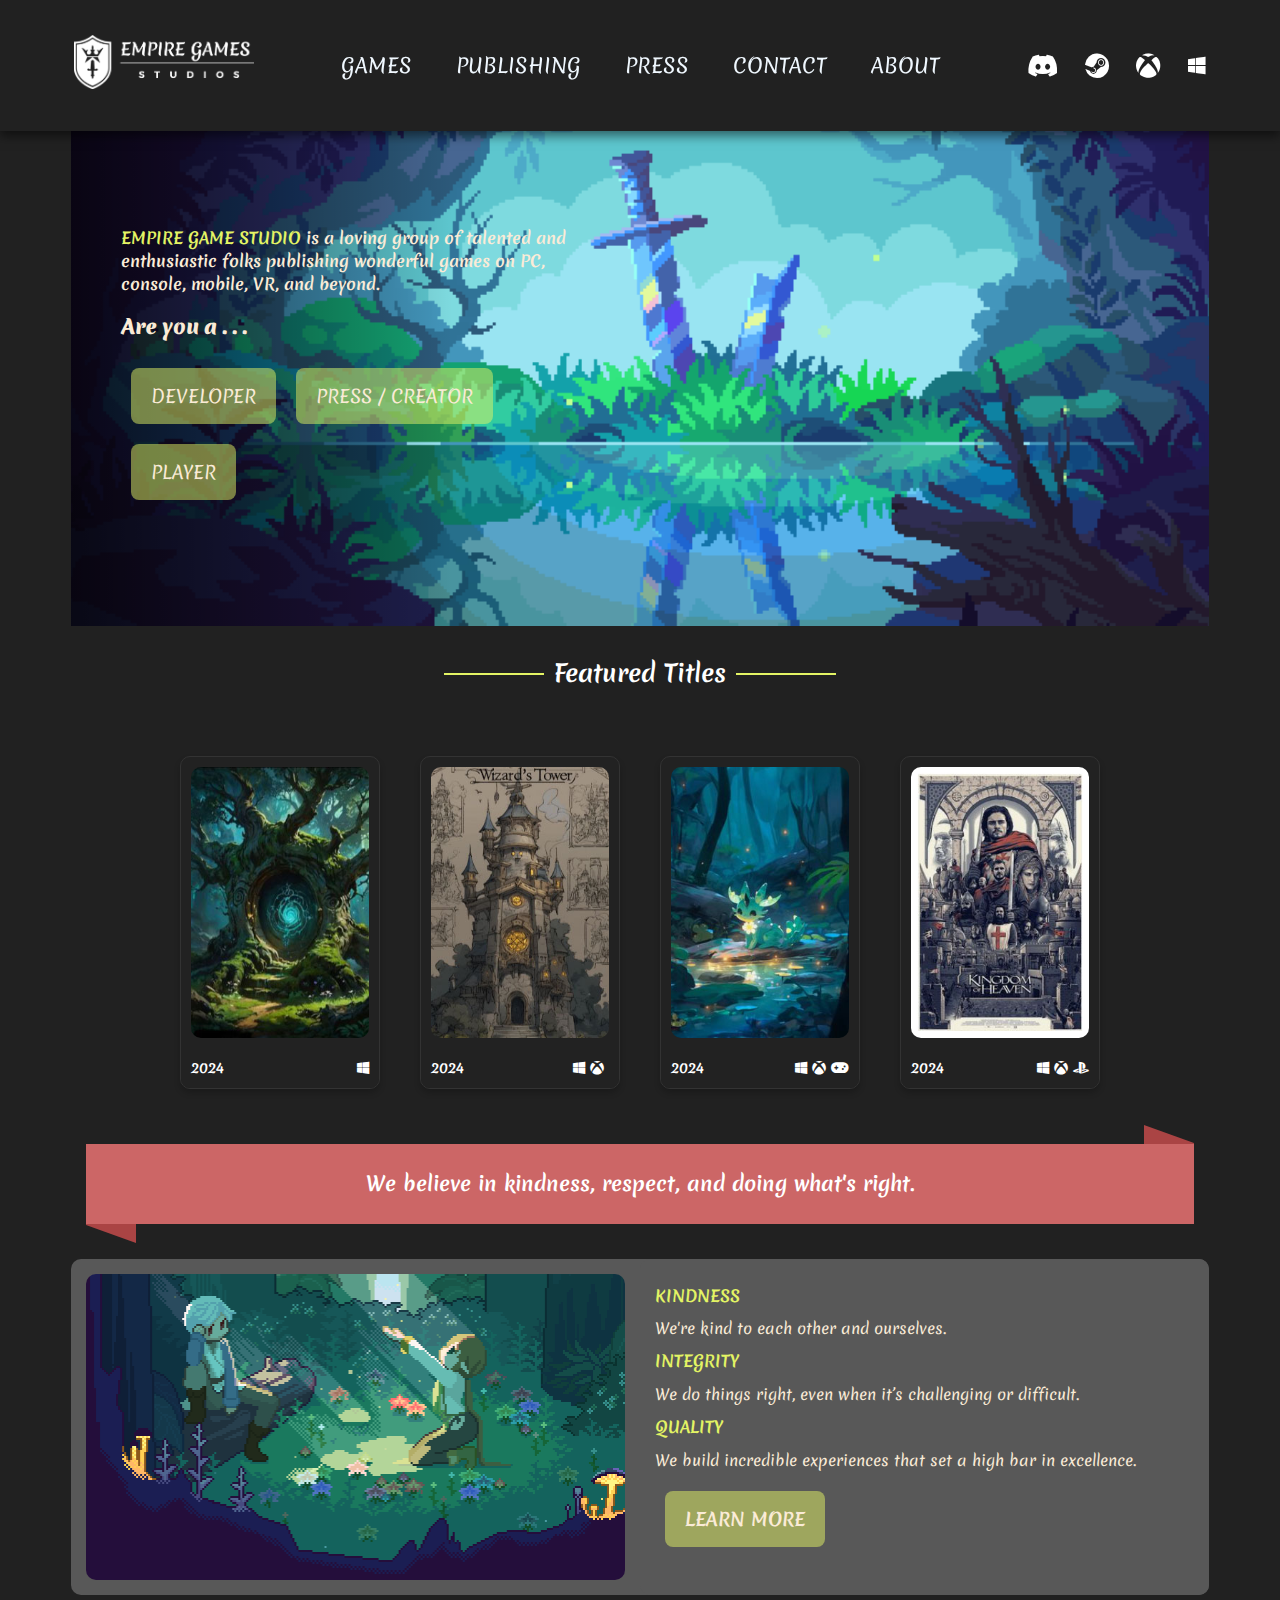
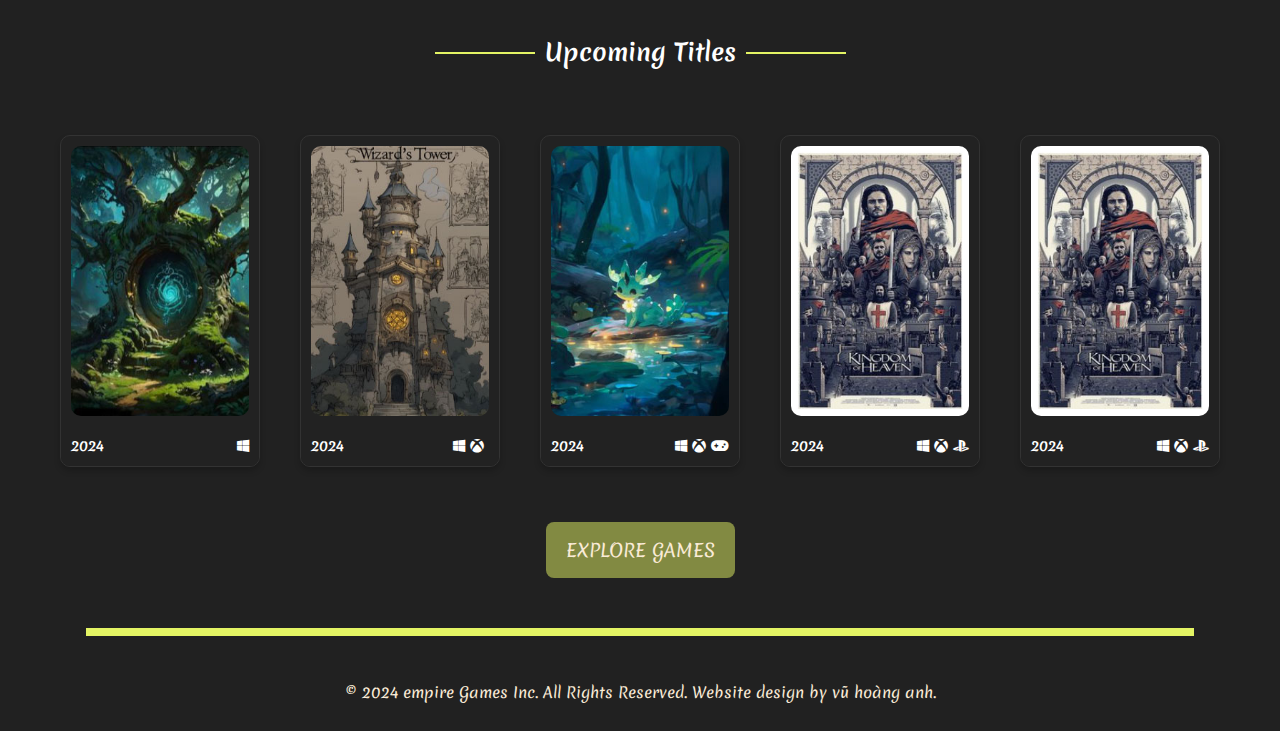
<file: index.html>
<!doctype html>
<html>
<head>
    <meta charset="utf-8">
    <title>EMPIRE STUDIO</title>
    <link rel="stylesheet" href="css/MAINSTYLE.css">
    <link rel="icon" href="images/LOGO STUDIO web.png">
	<link rel="stylesheet" href="css/all.css">
</head>

<body>
	<header>	
	<nav>
		<div class="container">
			   <a  href="index.html"><img src="images/logo studio.png" alt="LOGO" class="logo" style="width: 20vh"></a>
			
			<button type="button" class="btn-toggle">
				<p style="font-size:3vh">MENU <i class="fa-solid fa-bars " > </i></p>
			</button>
	<div class="menu">
				<ul>
					<li><a href="GAME.html">GAMES</a></li>
					<li><a href="PUBLISHING.html">PUBLISHING</a></li>
					<li><a href="PRESS.html">PRESS</a></li>
					<li><a href="PRESS.html">CONTACT</a></li>
					<li><a href="ABOUT.html">ABOUT</a></li>
				</ul>
			</div>
		<div class="nav-icon row"> 
			<a href=""><i class="fa-brands fa-discord fa-lg"></i></a>
			<a href=""><i class="fa-brands fa-steam fa-lg"></i></a>
			<a href=""><i class="fa-brands fa-xbox fa-lg"></i></a>
			<a href=""><i class="fa-brands fa-windows"></i></a>
		</div>
		
		</div>
		</nav>
	</header>
	
 
	<section id="welcome" class="container" style="margin-top: 10%">
		<div class="caption">
			<h1> <strong class="bold-text" style="color:#E3F464">EMPIRE GAME STUDIO</strong> is a loving group of talented and enthusiastic folks publishing wonderful games on PC, console, mobile, VR, and beyond.
			</h1>

			<h2 style="font-size: 20px">
				<strong >Are you a . . .</strong>
			</h2>
			<div class="row" >
				<a href="#" class="background-link">DEVELOPER</a>
				<a href="#" class="background-link row">PRESS / CREATOR</a>
				<a href="#" class="background-link">PLAYER</a>
			</div>
	  </div>
</section>
        <section id="revew" class="container"> 
			<div class="title-container col-12">
 				<h1 class="title">Featured Titles</h1>
			</div>
			<div class="game-container">
				<!-- Box 1 -->
 				<div class="game-box">
					<a href="soni game.html"><img src="images/game.jpg" alt="Sonny" class="game-image"></a>
<div class="game-info">
		  <span class="year">2024</span>
			  <div class="platforms">
				<i class="fa-brands fa-windows"></i>
		</div>
				  </div>
			  </div>
				<!-- Box 2 -->
 				<div class="game-box">
					<a href="soni game.html"><img src="images/game-2.jpg" alt="Sonny" class="game-image"></a>
<div class="game-info">
		  <span class="year">2024</span>
			  <div class="platforms">
				<i class="fa-brands fa-windows"></i>
				<i class="fa-brands fa-xbox"></i>
				<i class="fa-brands fa-"></i>
		</div>
				  </div>
			  </div>
				<!-- Box 3 -->
 				<div class="game-box">
					<a href="soni game.html"><img src="images/game-3.jpg" alt="Sonny" class="game-image"></a>
<div class="game-info">
		  <span class="year">2024</span>
			  <div class="platforms">
				<i class="fa-brands fa-windows"></i>
				<i class="fa-brands fa-xbox"></i>
				<i class="fa-solid fa-gamepad"></i>
		</div>
				  </div>
			  </div>
								<!-- Box 4 -->
 				<div class="game-box">
				  <a href="soni game.html"><img src="images/game-4.jpg" alt="Sonny" class="game-image"></a>
<div class="game-info">
		  <span class="year">2024</span>
			  <div class="platforms">
				<i class="fa-brands fa-windows"></i>
				<i class="fa-brands fa-xbox"></i>
				<i class="fa-brands fa-playstation"></i>
		</div>
				  </div>
			  </div>			
			</div>		
</section>
        <section id="project">
			<div class="container">
				<div class="col-12">
					<h1 class="Ribbon">We believe in kindness, respect, and doing what's right.</h1>	
				</div>
				<div class="row mt-20 title-background">
					<div class="col-6 col-md-12 col-lg-12  " >
						<img src="images/mo-ta.gif" alt="" class="img">
					</div>
					<div class="col-6 col-md-12 col-lg-12 title-background" >
						<h1 class="fa-bold " style="color:#E3F464">KINDNESS</h1>
						<p>We're kind to each other and ourselves.</p>
						<h1 class="fa-bold" style="color:#E3F464">INTEGRITY</h1>
						<p>We do things right, even when it’s challenging or difficult.</p>
						<h1 class="fa-bold" style="color:#E3F464">QUALITY</h1>
						<p>We build incredible experiences that set a high bar in excellence.</p>
						<h1><a href="#" class="background-link">LEARN MORE</a></h1>
					</div>
				</div>
			</div>
</section>
        <section id="feedback">
			<div class="container">
				<div class="title-container col-12">
 					<h1 class="title">Upcoming Titles</h1>
				</div>		
			</div>
			<div class="game-container">
				<!-- Box 1 -->
 				<div class="game-box">
					<a href="soni game.html"><img src="images/game.jpg" alt="Sonny" class="game-image"></a>
<div class="game-info">
		  <span class="year">2024</span>
			  <div class="platforms">
				<i class="fa-brands fa-windows"></i>
		</div>
				  </div>
			  </div>
				<!-- Box 2 -->
 				<div class="game-box">
					<a href="soni game.html"><img src="images/game-2.jpg" alt="Sonny" class="game-image"></a>
<div class="game-info">
		  <span class="year">2024</span>
			  <div class="platforms">
				<i class="fa-brands fa-windows"></i>
				<i class="fa-brands fa-xbox"></i>
				<i class="fa-brands fa-"></i>
		</div>
				  </div>
			  </div>
				<!-- Box 3 -->
 				<div class="game-box">
					<a href="soni game.html"><img src="images/game-3.jpg" alt="Sonny" class="game-image"></a>
<div class="game-info">
		  <span class="year">2024</span>
			  <div class="platforms">
				<i class="fa-brands fa-windows"></i>
				<i class="fa-brands fa-xbox"></i>
				<i class="fa-solid fa-gamepad"></i>
		</div>
				  </div>
			  </div>
								<!-- Box 4 -->
 				<div class="game-box">
				  <a href="soni game.html"><img src="images/game-4.jpg" alt="Sonny" class="game-image"></a>
<div class="game-info">
		  <span class="year">2024</span>
			  <div class="platforms">
				<i class="fa-brands fa-windows"></i>
				<i class="fa-brands fa-xbox"></i>
				<i class="fa-brands fa-playstation"></i>
		</div>
				  </div>
			  </div>
												<!-- Box 5 -->
 				<div class="game-box">
				  <a href="soni game.html"><img src="images/game-4.jpg" alt="Sonny" class="game-image"></a>
<div class="game-info">
		  <span class="year">2024</span>
			  <div class="platforms">
				<i class="fa-brands fa-windows"></i>
				<i class="fa-brands fa-xbox"></i>
				<i class="fa-brands fa-playstation"></i>
		</div>
				  </div>
			  </div>		
			</div>	
		<div class="container " style="text-align: center;">
			<div class="col-12"><a href="#" class=" background-link">EXPLORE GAMES</a></div>
		</div>
		</section>
	<div class="container">
		<div class="col-12"><hr size="10" color="#E3F464" width="100%" align="center" ></div>
	</div>
<!-- Footer -->
  <footer class="footer container">
    <p>© 2024 empire Games Inc. All Rights Reserved. Website design by vũ hoàng anh.</p>
  </footer>	 

	<script src="https://ajax.googleapis.com/ajax/libs/jquery/3.7.1/jquery.min.js"></script>
<script> 
$(document).ready(function(){
  $(".btn-toggle").click(function(){
    $(".menu").slideToggle("slow");
  });
});
</script>
	
	
</body>
</html>
</file>
<file: css/MAINSTYLE.css>
@charset "utf-8";
/* CSS Document */
@import url('https://fonts.googleapis.com/css2?family=Fruktur:ital@0;1&family=Merienda:wght@300..900&family=Splash&display=swap');
body
{
	background-image: url();
	
	background-color:#212121;
	color: antiquewhite;
	font-size: 20px;
	font-family: "Merienda";
}
@font-face {
    font-family: 'Merienda';
    src: url('Merienda-Regular.eot');
    src: url('Merienda-Regular.eot?#iefix') format('embedded-opentype'),
        url('Merienda-Regular.woff2') format('woff2'),
        url('Merienda-Regular.woff') format('woff'),
        url('Merienda-Regular.ttf') format('truetype'),
        url('Merienda-Regular.svg#Merienda-Regular') format('svg');
    font-weight: normal;
    font-style: normal;
    font-display: swap;
}

@font-face {
    font-family: 'Merienda';
    src: url('Merienda-Regular_1.eot');
    src: url('Merienda-Regular_1.eot?#iefix') format('embedded-opentype'),
        url('Merienda-Regular_1.woff2') format('woff2'),
        url('Merienda-Regular_1.woff') format('woff'),
        url('Merienda-Regular_1.ttf') format('truetype'),
        url('Merienda-Regular_1.svg#Merienda-Regular') format('svg');
    font-weight: normal;
    font-style: normal;
    font-display: swap;
}


.mx-auto{ margin-left: auto; margin-right: auto}
.mt-40{ margin-top: 40px}
.py-40{padding-top:40px; padding-bottom: 40px }
.p-100{ padding: 100px}
.mt-10{ margin-top: 10px}
.mt-20{ margin-top: 20px}
p
{
	margin-top:0px;
	margin-bottom: 0px;
	padding-bottom: 0px;
	padding-top: 0px;
	padding-left: 0px;
	padding-right: 0px;
	font-size: 15px
}
h1
{
	font-size: 1rem;
	margin-top:10px;
}
h5
{
	margin-bottom: 5px
		
}
h1,h2,h3,h4,h6
{
	
}
.title-background
{
	border-radius: 10px;
	background-color: #585858;
}
a{
	padding: 10px;
	text-decoration: none;
	color: #fff
	
}
.size-small
{
	font-size: 25px;
	
}
.font-noman 
{
	font-family: "Splash";
}
.bold-text
{
  font-weight: bold;
}
.font-pro
{
	font-family: "Fruktur";
	font-weight: 800;
}
*{box-sizing: border-box}/*giữ đường viền vào trong*/
.container
{
	width: 90%;margin: auto; /*box container chiếm 90% độ rộng màng hình và nằm giữa*/
}
/* Cho máy tính để bàn */
@media (max-width: 774px)
{
.icon-end{	white-space: nowrap; display: none
	!important}
.container
	{
		width: 90%; margin: auto 
	}
}
.col-1{ width: 8.33%; }
.col-2{width: 16.66%}
.col-3{ width: 25%}
.col-4{ width: 33.33%}
.col-5{ width: 41.66%}
.col-6{ width: 50%}
.col-7{ width: 58.33%}
.col-8{ width: 66.66%}
.col-9{ width: 75%}
.col-10{ width: 83.33%}
.col-11{ width: 91.66%}
.col-12{ width: 100%}
.col-0{width: 0%}

/* Cho điện thoại di động */
@media (max-width: 768px)
{
	.col-md-1 { width: 8.33%; }
	.col-md-2{width: 16.66%}
	.col-md-3{ width: 25%}
	.col-md-4{ width: 33.33%}
	.col-md-5{ width: 41.66%}
	.col-md-6{ width: 50%}
	.col-md-7{ width: 58.33%}
	.col-md-8{ width: 66.66%}
	.col-md-9{ width: 75%}
	.col-md-10{ width: 83.33%}
	.col-md-11{ width: 91.66%}
	.col-md-12{ width: 100%}
	.col-md-0{width: 0%}
}
/* Cho máy tính bảng và laptop */
@media (max-width: 1024px) and (min-width: 768px)
{
	.col-lg-1 { width: 8.33%; }
	.col-lg-2{width: 16.66%}
	.col-lg-3{ width: 25%}
	.col-lg-4{ width: 33.33%}
	.col-lg-5{ width: 41.66%}
	.col-lg-6{ width: 50%}
	.col-lg-7{ width: 58.33%}
	.col-lg-8{ width: 66.66%}
	.col-lg-9{ width: 75%}
	.col-lg-10{ width: 83.33%}
	.col-lg-11{ width: 91.66%}
	.col-lg-12{ width: 100%}
	.col-lg-0{width: 0%}
}


/* phải cho các cột vào dòng row, thì mới dược sắp nằm cạnh nhau cho đủ 100%*/
.row
{
	display: flex; flex-wrap: wrap
}
/*tất cả các cột đều có đường viền đỏ và đẩy bờ lề vào trong là 15px*/
[class*="col-"] 
{
  padding: 15px;
  /*border: 1px solid #FF0004;*/ /*màu của khung container*/
}
.img
{
    object-fit: cover; /* Đảm bảo ảnh không bị méo */
  
	width: 100%;
	height: cover;
   border-radius: 10px;
    display: block;
	   margin-top: auto;     /* Căn giữa theo chiều ngang */
    margin-b: auto;    /* Căn giữa theo chiều ngang */
}
/* Cách căn full-width cho GIF */
    .full-width-gif {
      width: 100%; /* Chiếm toàn bộ chiều rộng của trang */
      height: auto; /* Giữ tỷ lệ hình ảnh */
    }

.text-center{ text-align: center}

.mt-50{
	margin-top: 50px
}
#welcome 
{
	background-image:url("../images/background-3.gif");
	height: 500px; /* You must set a specified height */
	background-position: center; /* Center the image */
	background-repeat: no-repeat; /* Do not repeat the image */
	background-size: cover; /* Resize the background image to cover the entire container */	
}
section 
{
	margin-top: 10px;
}
#welcome 
.caption
{
	width: 50%;
    background: linear-gradient(90deg, rgba(0,0,0,0.7175245098039216) 0%, rgba(0,0,0,0) 67%);
	height: 500px;
	padding: 50px;
	
}
.caption h1
{
	margin-top: 50px
}
/*--- dinh dang trong flex---*/
.d-flex{ display: flex}
/*--- dẩy các box trong flexc theo chiều ngang*/
.justify-content-start{justify-content:flex-start}
.justify-content-end{justify-content:flex-end}
.justify-content-center{justify-content:center}
.justify-content-between{justify-content:space-between}
.justify-content-around{justify-content:space-around}
/*--- đẩy các cột trong flex theo chiều dọc*/
.align-items-start{ align-items: flex-start}
.align-items-end{ align-items: flex-end}
.align-items-center{ align-items:center}
.align-items-stretch{ align-items:stretch}
header
{
	position: fixed;
	width: 100%;
	left: 0; top: 0;
	z-index:99999
}
header nav
{
	background: #212121;
	padding: 25px 0;
	box-shadow: 0 5px 10px rgba(0,0,0,0.5);
	margin-bottom: 10px;
	position: relative
}
nav
{ padding: 5px 0; background-color:black; }
.nav .logo
{
	height: 10%
}

nav 
.container{position: relative}
nav
.btn-toggle{position: absolute;right: 0;top: 10px; background-color:#212121; color: white;border:none;font-size: 20px;margin-top: -2%}
.menu
{
margin-top: 10px;
margin-bottom: 10px;
	display: none
}
.menu ul 
{
	margin:1px;
	padding: 2px;
	list-style: none
}

.menu ul li a{
	text-transform: uppercase;
	padding: 7px 4px ;
	color: aliceblue;
	font-size: 20;
	margin: 2px;
	display: block;
	border-bottom: 1px dotted #ddd;
	
	font-family: Merienda;
}
.menu ul li a:hover 
{
	background-color: #6D6D6D;
	box-shadow: 0 0 15px 5px rgba(177,177,177,1.00); /* Tạo ánh sáng */
  transform: scale(1.05); /* Phóng to nhẹ */
	 border-radius: 8px;
		border-radius: 8px;
}
.nav-icon{	white-space: nowrap; display: none}
@media(min-width:1025px)
{
	
	.menu{display: block !important}
	.btn-toggle{display: none;
	
	}
	nav .container,.menu ul 
	
	{
		display: flex;
	justify-content: space-between;
		align-items: center;
	
	
	}
	.menu ul li a
	{
		border-bottom: none;
		padding: 7px 20px
	}
	
	
}
@media(min-width:1200px)
{
.nav-icon{ display: block !important}	
}
/* Định dạng cơ bản cho ô chọn */
.background-link
{
  display: inline-block;
  padding: 15px 20px;
  margin: 10px;
  font-size: 18px;
  text-align: center;
  color:antiquewhite ;
 background-color: rgba(227,244,100,0.50);
  border: none;
  border-radius: 8px;
  cursor: pointer;
  transition: box-shadow 0.3s ease, transform 0.3s ease;
}
/* Hiệu ứng phát sáng khi rê chuột vào */
.background-link:hover
{
  box-shadow: 0 0 15px 5px rgba(177,177,177,1.00); /* Tạo ánh sáng */
  transform: scale(1.05); /* Phóng to nhẹ */
}
.progress-bar
{
	background-color: #ddd;
	border-radius: 10px;
	height: 15px;
	margin-top: -16px
}
.progress{
	height: 100%;
	border-radius: 10px 0 0 10px;
	font-size: 10px; color: #fff;
	text-align:right;
	font-weight: 800;
	padding-right: 5px
}
.title-container {
  text-align: center; /* Căn giữa tiêu đề */
/*  background-color: # ;  Màu nền (tùy chọn) */
  padding: 20px 0;
}

.title {
  color: white; /* Màu chữ */
  font-size: 24px; /* Kích thước chữ */
  font-weight: bold; /* Chữ đậm */
  position: relative; /* Để sử dụng ::before và ::after */
  display: inline-block; /* Để không chiếm hết chiều ngang */
}

.title::before,
.title::after {
  content: ""; /* Tạo đường kẻ */
  position: absolute;
  top: 50%; /* Đặt giữa theo chiều dọc */
  width: 100px; /* Độ dài của đường kẻ */
  height: 2px; /* Độ dày của đường kẻ */
  background-color: #E3F464; /* Màu của đường kẻ */
}

.title::before {
  left: -110px; /* Đặt đường kẻ bên trái */
}

.title::after {
  right: -110px; /* Đặt đường kẻ bên phải */
}


/* Container */
.game-container {
  display: flex; /* Sử dụng Flexbox */
  flex-wrap: wrap; /* Để các box xuống dòng nếu không đủ chỗ */
  gap: 20px; /* Khoảng cách giữa các box */
  justify-content: center; /* Căn giữa các box theo chiều ngang */
  align-items: flex-start; /* Căn t<strong></strong>heo chiều dọc (bên trên) */
  padding: 20px; /* Khoảng cách từ container đến viền màn hình */

}

/* Box game */
.game-box {
  background-color: #222; /* Màu nền đen */
  border: 1px solid #333; /* Viền tối */
  border-radius: 10px; /* Bo góc */
  overflow: hidden; /* Ẩn phần dư */
  width: 200px; /* Chiều rộng cố định */
  display: flex;
  flex-direction: column;
  align-items: center;
  box-shadow: 0 4px 6px rgba(0, 0, 0, 0.2); /* Hiệu ứng đổ bóng */
  transition: transform 0.2s ease-in-out; /* Hiệu ứng hover */
  margin: 10px;
}

/* Hiệu ứng hover */
.game-box:hover {
  transform: scale(1.05); /* Phóng to khi hover */
	
}

/* Hình ảnh */
.game-image {
  width: 100%;
  height: 100%; /* Đảm bảo lấp đầy khung */
  object-fit: cover;
  display: block;
  border-radius: 10px; /* Bo góc */
}

/* Phần thông tin */
.game-info {
  display: flex;
  justify-content: space-between; /* Căn đều hai phần */
  align-items: center;
  width: 100%;
  padding: 10px;
  background-color: #222; /* Nền tối hơn */
  color: #fff; /* Màu chữ */
  font-size: 14px;
}

/* Năm phát hành */
.year {
  font-weight: bold;
}

/* Biểu tượng nền tảng */
.platforms {	
  display: flex;
  gap: 5px; /* Khoảng cách giữa các biểu tượng */
}

.platform-icon {
  width: 16px;
  height: 16px;
  background-size: cover;
}
@media(max-width:715px)
{
	#welcome 
.caption
{
	width: 60%;
	}
}
@media(max-width:601px)
{
	#welcome 
.caption
{
	width: 75%;
	}
}
@media(max-width:488px)
{
	#welcome 
.caption
{
	width: 100%;
	}
}
.Ribbon {
  background-color: #c66; /* Màu nền của thẻ Ribbon (#c66) */
  width: cover; /* Độ rộng của thẻ Ribbon  */
  height: auto; /* Chiều cao của thẻ Ribbon  */
  line-height: 80px; /* Căn chỉnh nội dung (text) theo chiều dọc giữa thẻ Ribbon, vì line-height bằng với chiều cao */
  font-size: 20px; /* Kích thước chữ là 20px */
  text-align: center; /* Căn giữa văn bản trong thẻ Ribbon */
  position: relative; /* Đặt thẻ Ribbon ở vị trí tương đối để có thể dùng các thuộc tính position cho các phần tử con (before và after) */
  margin: 0px auto; /* Đặt khoảng cách từ trên xuống và căn giữa thẻ Ribbon trong trang */
  font-family:"Merienda"; /* Font chữ sử dụng là "Merienda"  */
  color: #fff; /* Màu chữ là màu trắng */
}
.Ribbon:after {
  background-color: #a44; /* Màu nền của các phần tử giả (before và after) (#a44) */
  width: 50px; /* Độ rộng của mỗi phần tử giả */
  height:80px; /* Chiều cao của mỗi phần tử giả là auto, giống chiều cao của thẻ Ribbon */
  content: ''; /* Nội dung của các phần tử giả này không có, chỉ có hiệu ứng tạo viền */
  display: block; /* Đảm bảo các phần tử giả này hiển thị dưới dạng block */
  transform: skewY(20deg); /* Đặt các phần tử giả bị nghiêng theo trục Y (nghiêng dọc) với góc 20 độ */
  position: absolute; /* Đặt các phần tử giả ở vị trí tuyệt đối so với thẻ Ribbon  */
  z-index: -1; /* Đảm bảo các phần tử giả được hiển thị ở phía sau nội dung của thẻ Ribbon */
}
.Ribbon:before
{
	  background-color: #a44; /* Màu nền của các phần tử giả (before và after) (#a44) */
  width: 50px; /* Độ rộng của mỗi phần tử giả */
  height:80px; /* Chiều cao của mỗi phần tử giả là auto, giống chiều cao của thẻ Ribbon */
  content: ''; /* Nội dung của các phần tử giả này không có, chỉ có hiệu ứng tạo viền */
  display: block; /* Đảm bảo các phần tử giả này hiển thị dưới dạng block */
  transform: skewY(20deg); /* Đặt các phần tử giả bị nghiêng theo trục Y (nghiêng dọc) với góc 20 độ */
  position: absolute; /* Đặt các phần tử giả ở vị trí tuyệt đối so với thẻ Ribbon  */
  z-index: -1; /* Đảm bảo các phần tử giả được hiển thị ở phía sau nội dung của thẻ Ribbon */

}
.Ribbon:before { 
  top: 10px; /* Đặt phần tử trước ở vị trí cách 10px từ cạnh trên của thẻ Ribbon */
  left: 0; /* Đặt phần tử trước ở sát bên trái của thẻ Ribbon */
}

.Ribbon:after {
  top: -10px; /* Đặt phần tử sau ở vị trí cách 10px từ cạnh trên của thẻ Ribbon, nhưng về phía trên (do top: -10px) */
  right: 0; /* Đặt phần tử sau ở sát bên phải của thẻ Ribbon */
}
.menu-end ul
{
	list-style: none;
	text-align: left;
			
}
/* Footer */
.footer {
  text-align: center; /*căn giữa chữ*/
  padding: 20px;
}

.footer-links a {
  color: antiquewhite;
  margin: 0px 10px;
  text-decoration: none;
}
.hover{
		background-color: #6D6D6D;
	box-shadow: 0 0 15px 5px rgba(177,177,177,1.00); /* Tạo ánh sáng */

}
</file>
